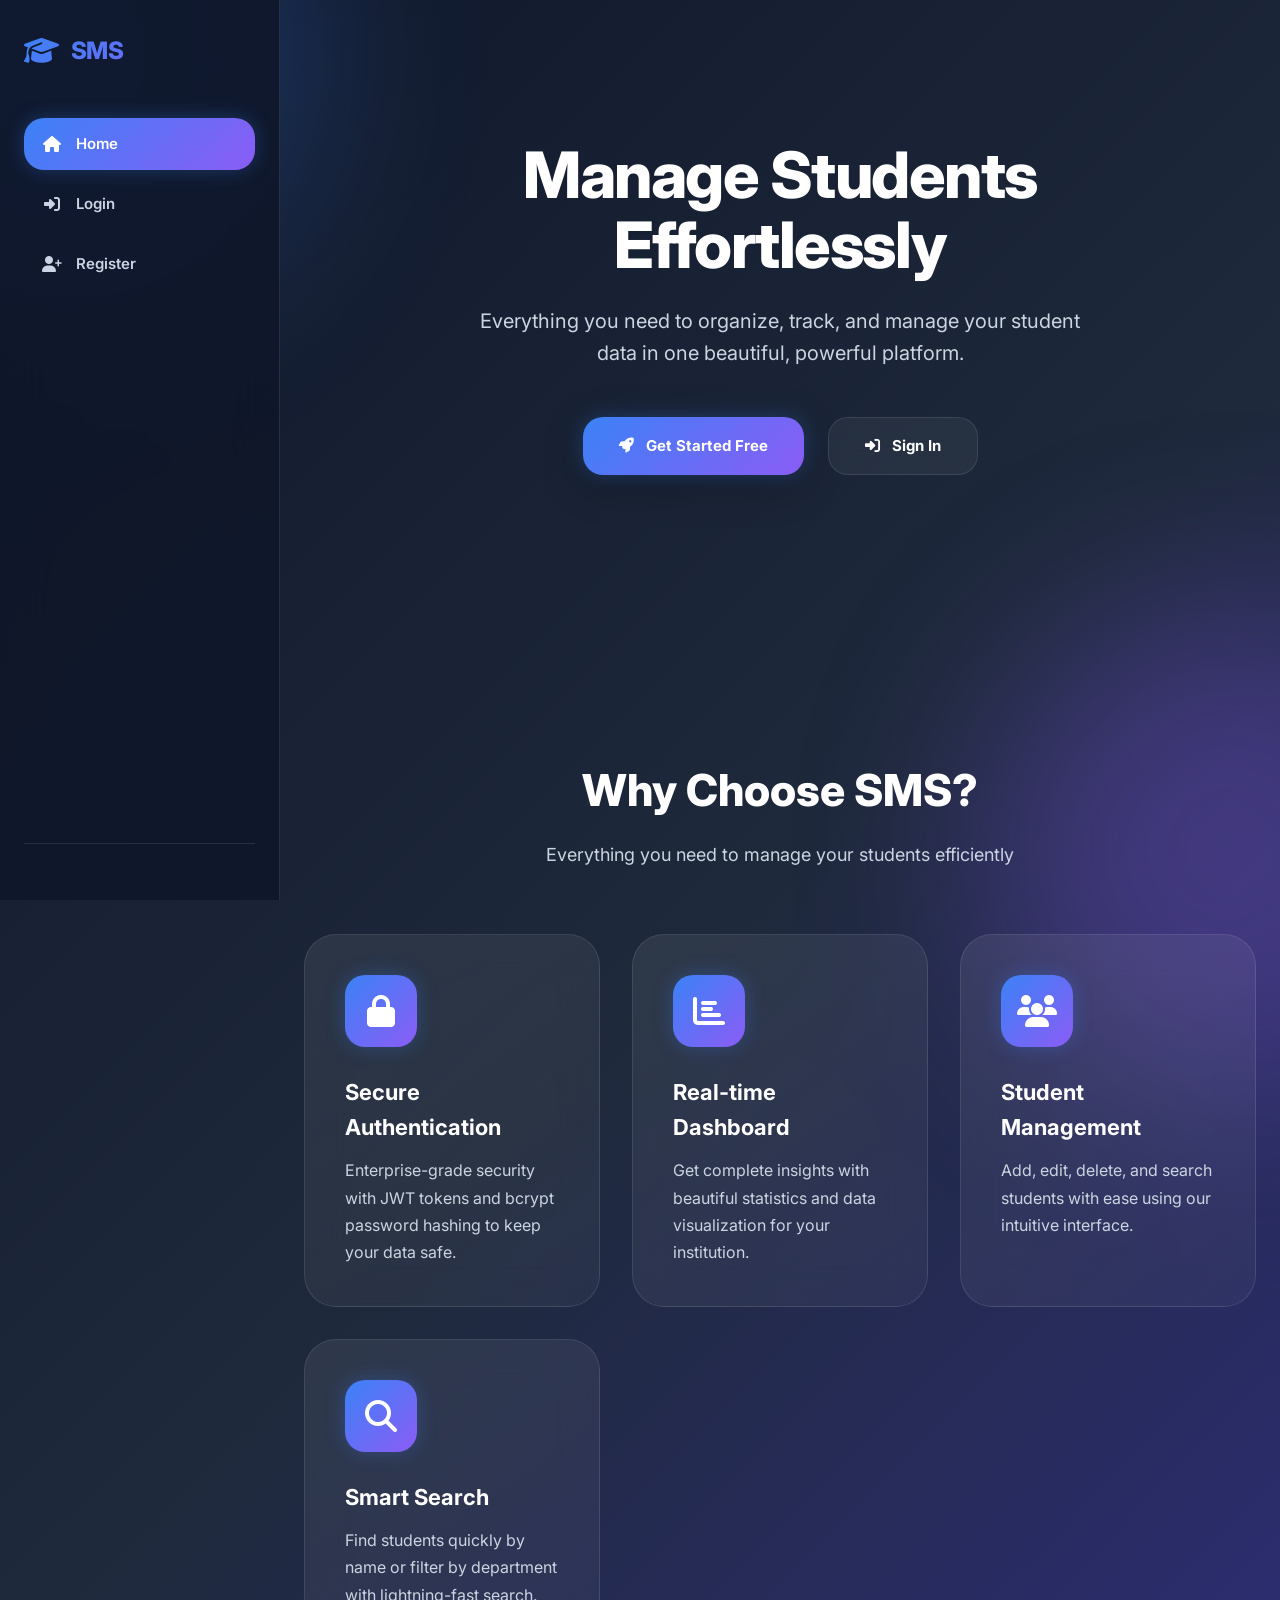
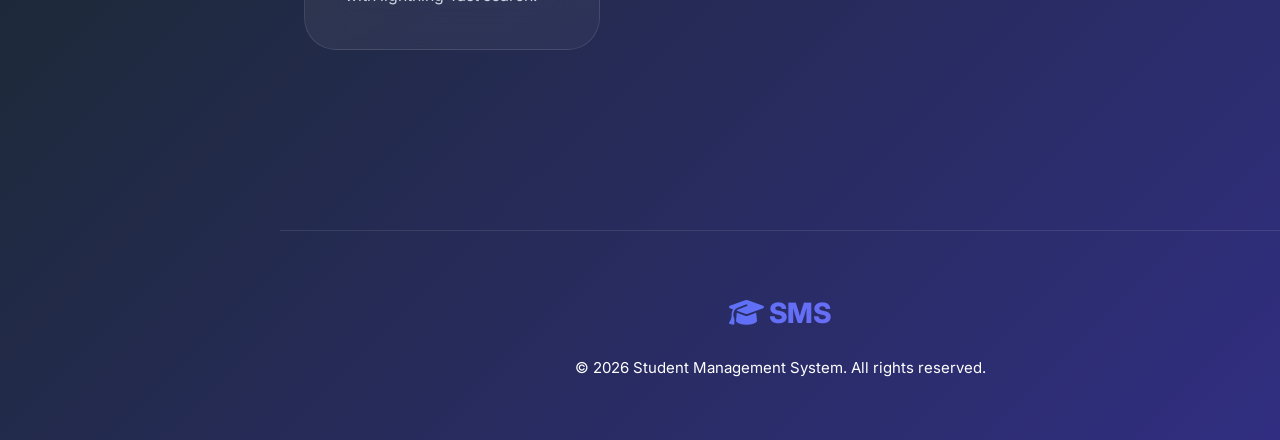
<file: frontend/index.html>
<!DOCTYPE html>
<html lang="en">
<head>
    <meta charset="UTF-8">
    <meta name="viewport" content="width=device-width, initial-scale=1.0">
    <title>SMS | Student Management System</title>
    
    <!-- Google Fonts - Inter -->
    <link rel="preconnect" href="https://fonts.googleapis.com">
    <link rel="preconnect" href="https://fonts.gstatic.com" crossorigin>
    <link href="https://fonts.googleapis.com/css2?family=Inter:wght@300;400;500;600;700;800&display=swap" rel="stylesheet">
    
    <!-- Font Awesome -->
    <link rel="stylesheet" href="https://cdnjs.cloudflare.com/ajax/libs/font-awesome/6.5.1/css/all.min.css" integrity="sha512-DTOQO9RWCH3ppGqcWaEA1BIZOC6xxalwEsw9c2QQeAIftl+Vegovlnee1c9QX4TctnWMn13TZye+giMm8e2LwA==" crossorigin="anonymous" referrerpolicy="no-referrer" />
    
    <!-- Custom Styles -->
    <link rel="stylesheet" href="css/style.css">
</head>
<body>
    <!-- Sidebar -->
    <aside class="sidebar">
        <div class="sidebar-logo">
            <i class="fas fa-graduation-cap"></i> SMS
        </div>
        
        <ul class="sidebar-links">
            <li><a href="index.html" class="active"><i class="fas fa-home"></i> Home</a></li>
            <li><a href="login.html" id="login-link"><i class="fas fa-sign-in-alt"></i> Login</a></li>
            <li><a href="register.html" id="register-link"><i class="fas fa-user-plus"></i> Register</a></li>
            <li><a href="dashboard.html" id="dashboard-link" class="hidden"><i class="fas fa-chart-line"></i> Dashboard</a></li>
            <li><a href="students.html" id="students-link" class="hidden"><i class="fas fa-users"></i> Students</a></li>
            <li><a href="profile.html" id="profile-link" class="hidden"><i class="fas fa-user"></i> Profile</a></li>
        </ul>
        
        <div class="sidebar-footer">
            <a href="#" id="logout-link" class="hidden"><i class="fas fa-sign-out-alt"></i> Logout</a>
        </div>
    </aside>

    <!-- Main Content -->
    <main class="main-content">
        <!-- Hero Section -->
        <section class="hero">
            <div class="container">
                <h1>
                    Manage Students<br>
                    Effortlessly
                </h1>
                <p>
                    Everything you need to organize, track, and manage your student data in one beautiful, powerful platform.
                </p>
                <div class="hero-buttons">
                    <a href="register.html" class="btn btn-primary">
                        <i class="fas fa-rocket"></i> Get Started Free
                    </a>
                    <a href="login.html" class="btn btn-secondary">
                        <i class="fas fa-sign-in-alt"></i> Sign In
                    </a>
                </div>
            </div>
        </section>

    <!-- Features Section -->
    <section class="features">
        <div class="container">
            <h2 class="section-title">Why Choose SMS?</h2>
            <p class="features-subtitle">Everything you need to manage your students efficiently</p>
            
            <div class="feature-grid">
                <div class="feature-card">
                    <div class="feature-icon">
                        <i class="fas fa-lock"></i>
                    </div>
                    <h3>Secure Authentication</h3>
                    <p>Enterprise-grade security with JWT tokens and bcrypt password hashing to keep your data safe.</p>
                </div>
                
                <div class="feature-card">
                    <div class="feature-icon">
                        <i class="fas fa-chart-bar"></i>
                    </div>
                    <h3>Real-time Dashboard</h3>
                    <p>Get complete insights with beautiful statistics and data visualization for your institution.</p>
                </div>
                
                <div class="feature-card">
                    <div class="feature-icon">
                        <i class="fas fa-users"></i>
                    </div>
                    <h3>Student Management</h3>
                    <p>Add, edit, delete, and search students with ease using our intuitive interface.</p>
                </div>
                
                <div class="feature-card">
                    <div class="feature-icon">
                        <i class="fas fa-search"></i>
                    </div>
                    <h3>Smart Search</h3>
                    <p>Find students quickly by name or filter by department with lightning-fast search.</p>
                </div>
            </div>
        </div>
    </section>

    <!-- Footer -->
    <footer style="background: var(--dark); padding: 60px 0; margin-top: 80px;">
        <div class="container" style="text-align: center;">
            <h2 class="logo" style="color: white; margin-bottom: 20px;">
                <i class="fas fa-graduation-cap"></i> SMS
            </h2>
            <p style="color: var(--gray-light); font-size: 15px;">
                &copy; 2026 Student Management System. All rights reserved.
            </p>
        </div>
    </footer>

    <script src="js/app.js"></script>
</body>
</html>
</file>
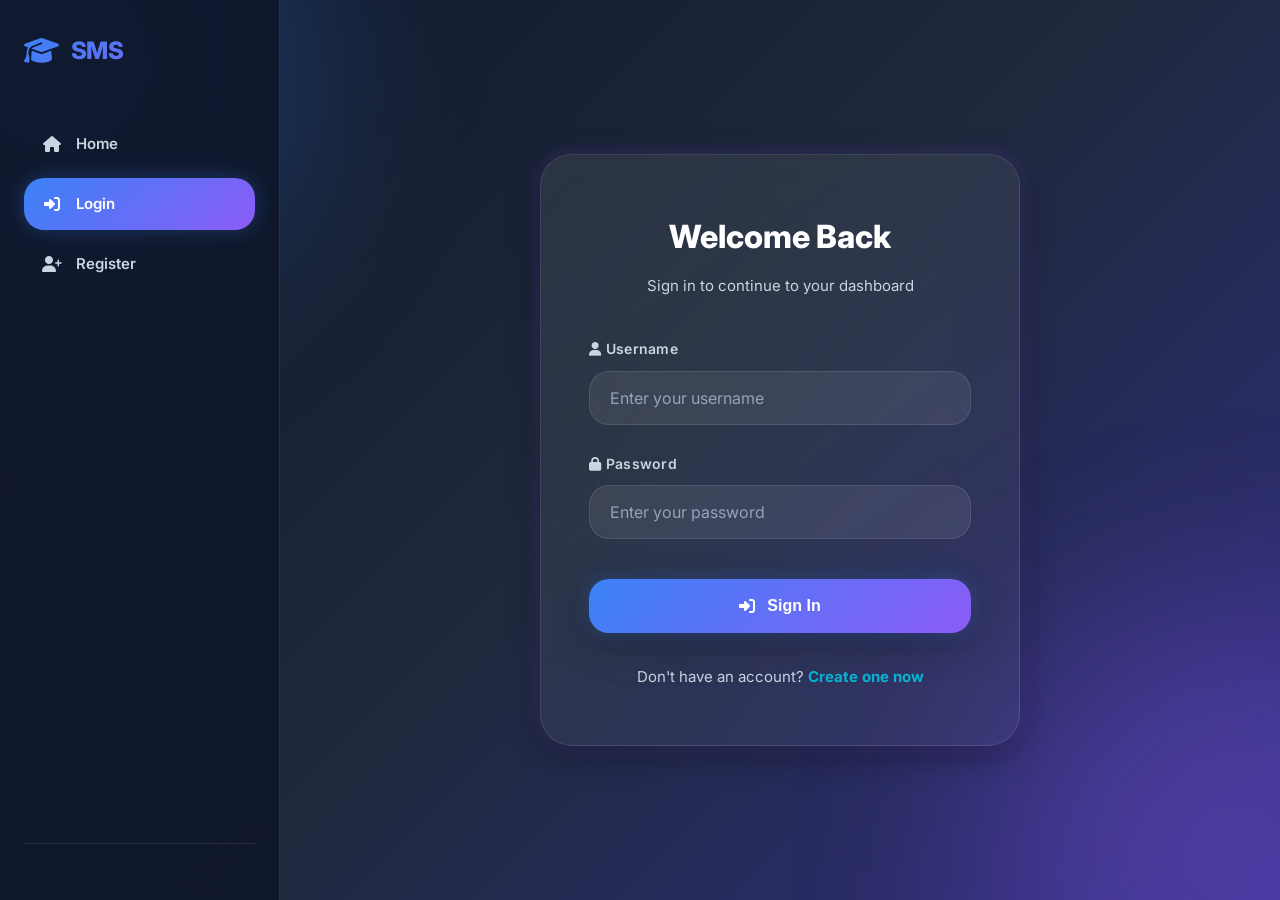
<file: frontend/add_student.html>
<!DOCTYPE html>
<html lang="en">
<head>
    <meta charset="UTF-8">
    <meta name="viewport" content="width=device-width, initial-scale=1.0">
    <title>SMS | Add Student</title>
    
    <!-- Google Fonts - Inter -->
    <link rel="preconnect" href="https://fonts.googleapis.com">
    <link rel="preconnect" href="https://fonts.gstatic.com" crossorigin>
    <link href="https://fonts.googleapis.com/css2?family=Inter:wght@300;400;500;600;700;800&display=swap" rel="stylesheet">
    
    <!-- Font Awesome -->
    <link rel="stylesheet" href="https://cdnjs.cloudflare.com/ajax/libs/font-awesome/6.5.1/css/all.min.css" integrity="sha512-DTOQO9RWCH3ppGqcWaEA1BIZOC6xxalwEsw9c2QQeAIftl+Vegovlnee1c9QX4TctnWMn13TZye+giMm8e2LwA==" crossorigin="anonymous" referrerpolicy="no-referrer" />
    
    <!-- Custom Styles -->
    <link rel="stylesheet" href="css/style.css">
</head>
<body>
    <!-- Sidebar -->
    <aside class="sidebar">
        <div class="sidebar-logo">
            <i class="fas fa-graduation-cap"></i> SMS
        </div>
        
        <ul class="sidebar-links">
            <li><a href="index.html"><i class="fas fa-home"></i> Home</a></li>
            <li><a href="login.html" id="login-link" class="hidden"><i class="fas fa-sign-in-alt"></i> Login</a></li>
            <li><a href="register.html" id="register-link" class="hidden"><i class="fas fa-user-plus"></i> Register</a></li>
            <li><a href="dashboard.html"><i class="fas fa-chart-line"></i> Dashboard</a></li>
            <li><a href="students.html"><i class="fas fa-users"></i> Students</a></li>
            <li><a href="profile.html"><i class="fas fa-user"></i> Profile</a></li>
        </ul>
        
        <div class="sidebar-footer">
            <a href="#" id="logout-link"><i class="fas fa-sign-out-alt"></i> Logout</a>
        </div>
    </aside>

    <!-- Main Content -->
    <main class="main-content">
        <!-- Add Student Section -->
        <section class="student-form-section">
            <div class="container">
                <div class="page-header">
                    <h1>Add New Student</h1>
                    <p>Enter the student's details below</p>
                </div>
                
                <div class="student-form">
                    <form id="add-student-form">
                        <div class="form-group">
                            <label for="name"><i class="fas fa-user"></i> Full Name</label>
                            <input type="text" id="name" name="name" required placeholder="John Doe">
                        </div>
                        
                        <div class="form-group">
                            <label for="age"><i class="fas fa-birthday-cake"></i> Age</label>
                            <input type="number" id="age" name="age" required min="1" max="100" placeholder="20">
                        </div>
                        
                        <div class="form-group">
                            <label for="gender"><i class="fas fa-venus-mars"></i> Gender</label>
                            <select id="gender" name="gender" required>
                                <option value="">Select Gender</option>
                                <option value="Male">Male</option>
                                <option value="Female">Female</option>
                            </select>
                        </div>
                        
                        <div class="form-group">
                            <label for="department"><i class="fas fa-building"></i> Department</label>
                            <select id="department" name="department" required>
                                <option value="">Select Department</option>
                                <option value="Computer Science">Computer Science</option>
                                <option value="Electronics">Electronics</option>
                                <option value="Mechanical">Mechanical</option>
                            </select>
                        </div>
                        
                        <div class="form-group">
                            <label for="semester"><i class="fas fa-book"></i> Semester</label>
                            <input type="number" id="semester" name="semester" required min="1" max="8" placeholder="3">
                        </div>
                        
                        <div class="form-group">
                            <label for="cgpa"><i class="fas fa-star"></i> CGPA</label>
                            <input type="number" id="cgpa" name="cgpa" required min="0" max="10" step="0.01" placeholder="8.5">
                        </div>
                        
                        <div class="form-group">
                            <label for="email"><i class="fas fa-envelope"></i> Email</label>
                            <input type="email" id="email" name="email" required placeholder="student@example.com">
                        </div>
                        
                        <div class="form-group">
                            <label for="phone"><i class="fas fa-phone"></i> Phone</label>
                            <input type="text" id="phone" name="phone" required placeholder="+1234567890">
                        </div>
                        
                        <button type="submit" class="btn btn-primary">
                            <i class="fas fa-user-plus"></i> Add Student
                        </button>
                    </form>
                </div>
            </div>
        </section>
    </main>

    <script src="js/app.js"></script>
</body>
</html>
</file>
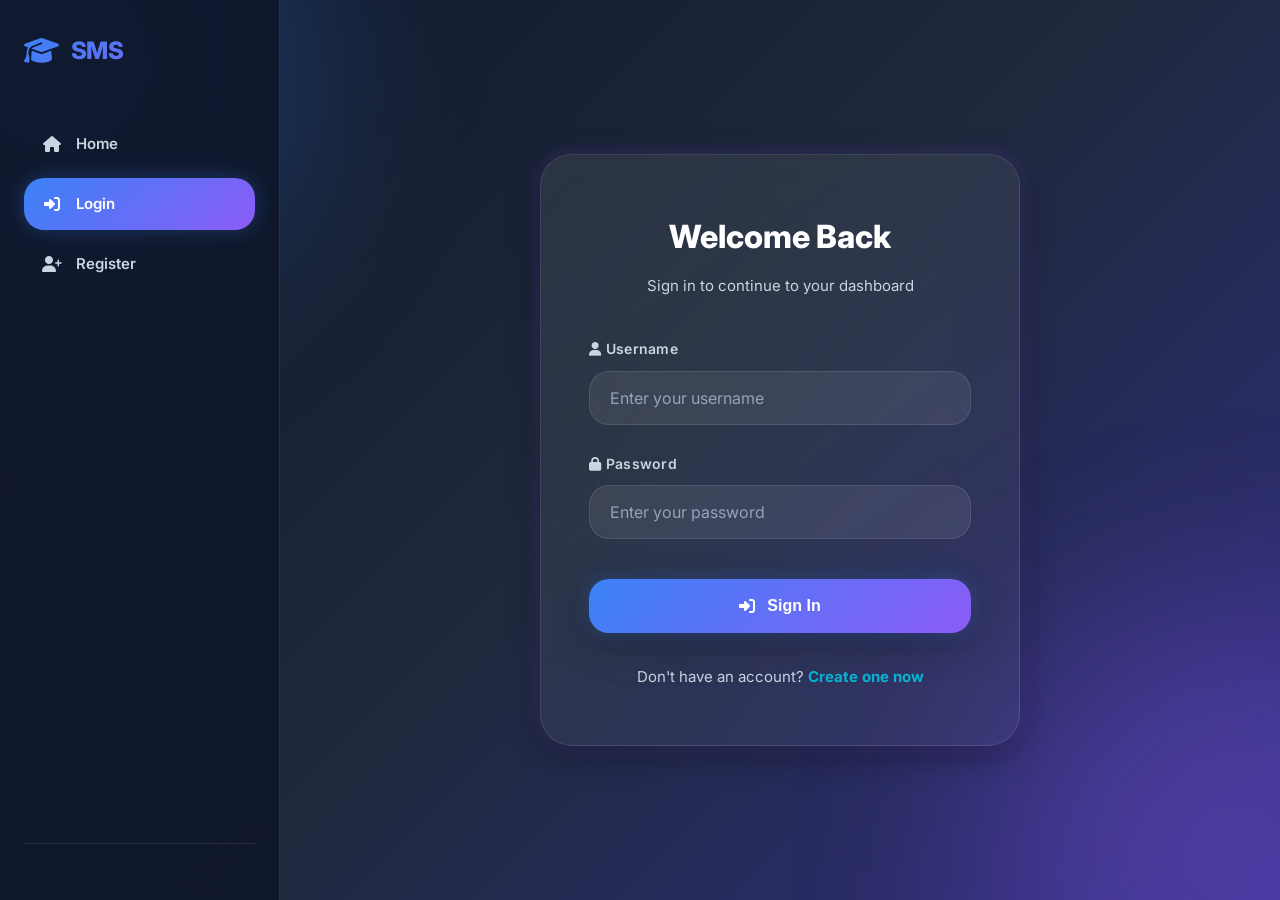
<file: frontend/dashboard.html>
<!DOCTYPE html>
<html lang="en">
<head>
    <meta charset="UTF-8">
    <meta name="viewport" content="width=device-width, initial-scale=1.0">
    <title>SMS | Dashboard</title>
    
    <!-- Google Fonts - Inter -->
    <link rel="preconnect" href="https://fonts.googleapis.com">
    <link rel="preconnect" href="https://fonts.gstatic.com" crossorigin>
    <link href="https://fonts.googleapis.com/css2?family=Inter:wght@300;400;500;600;700;800&display=swap" rel="stylesheet">
    
    <!-- Font Awesome -->
    <link rel="stylesheet" href="https://cdnjs.cloudflare.com/ajax/libs/font-awesome/6.5.1/css/all.min.css" integrity="sha512-DTOQO9RWCH3ppGqcWaEA1BIZOC6xxalwEsw9c2QQeAIftl+Vegovlnee1c9QX4TctnWMn13TZye+giMm8e2LwA==" crossorigin="anonymous" referrerpolicy="no-referrer" />
    
    <!-- Custom Styles -->
    <link rel="stylesheet" href="css/style.css">
</head>
<body>
    <!-- Sidebar -->
    <aside class="sidebar">
        <div class="sidebar-logo">
            <i class="fas fa-graduation-cap"></i> SMS
        </div>
        
        <ul class="sidebar-links">
            <li><a href="index.html"><i class="fas fa-home"></i> Home</a></li>
            <li><a href="login.html" id="login-link" class="hidden"><i class="fas fa-sign-in-alt"></i> Login</a></li>
            <li><a href="register.html" id="register-link" class="hidden"><i class="fas fa-user-plus"></i> Register</a></li>
            <li><a href="dashboard.html" class="active"><i class="fas fa-chart-line"></i> Dashboard</a></li>
            <li><a href="students.html"><i class="fas fa-users"></i> Students</a></li>
            <li><a href="profile.html"><i class="fas fa-user"></i> Profile</a></li>
        </ul>
        
        <div class="sidebar-footer">
            <a href="#" id="logout-link"><i class="fas fa-sign-out-alt"></i> Logout</a>
        </div>
    </aside>

    <!-- Main Content -->
    <main class="main-content">
        <!-- Dashboard -->
        <section class="dashboard-section">
            <div class="container">
                <div class="page-header">
                    <h1>Dashboard Overview</h1>
                    <p>Welcome back! Here's what's happening with your students today.</p>
                </div>
                
                <!-- Stats Cards -->
                <div class="stats-grid">
                    <div class="stat-card">
                        <h3><i class="fas fa-users"></i> Total Students</h3>
                        <p class="stat-value" id="total-students">0</p>
                    </div>
                    
                    <div class="stat-card">
                        <h3><i class="fas fa-male"></i> Male Students</h3>
                        <p class="stat-value" id="male-students">0</p>
                    </div>
                    
                    <div class="stat-card">
                        <h3><i class="fas fa-female"></i> Female Students</h3>
                        <p class="stat-value" id="female-students">0</p>
                    </div>
                    
                    <div class="stat-card">
                        <h3><i class="fas fa-star"></i> Average CGPA</h3>
                        <p class="stat-value" id="average-cgpa">0.0</p>
                    </div>
                </div>
                
                <!-- Department Stats -->
                <div class="dept-section">
                    <h2><i class="fas fa-building"></i> Students by Department</h2>
                    <div id="dept-stats" class="dept-grid"></div>
                </div>
            </div>
        </section>
    </main>

    <script src="js/app.js"></script>
</body>
</html>
</file>
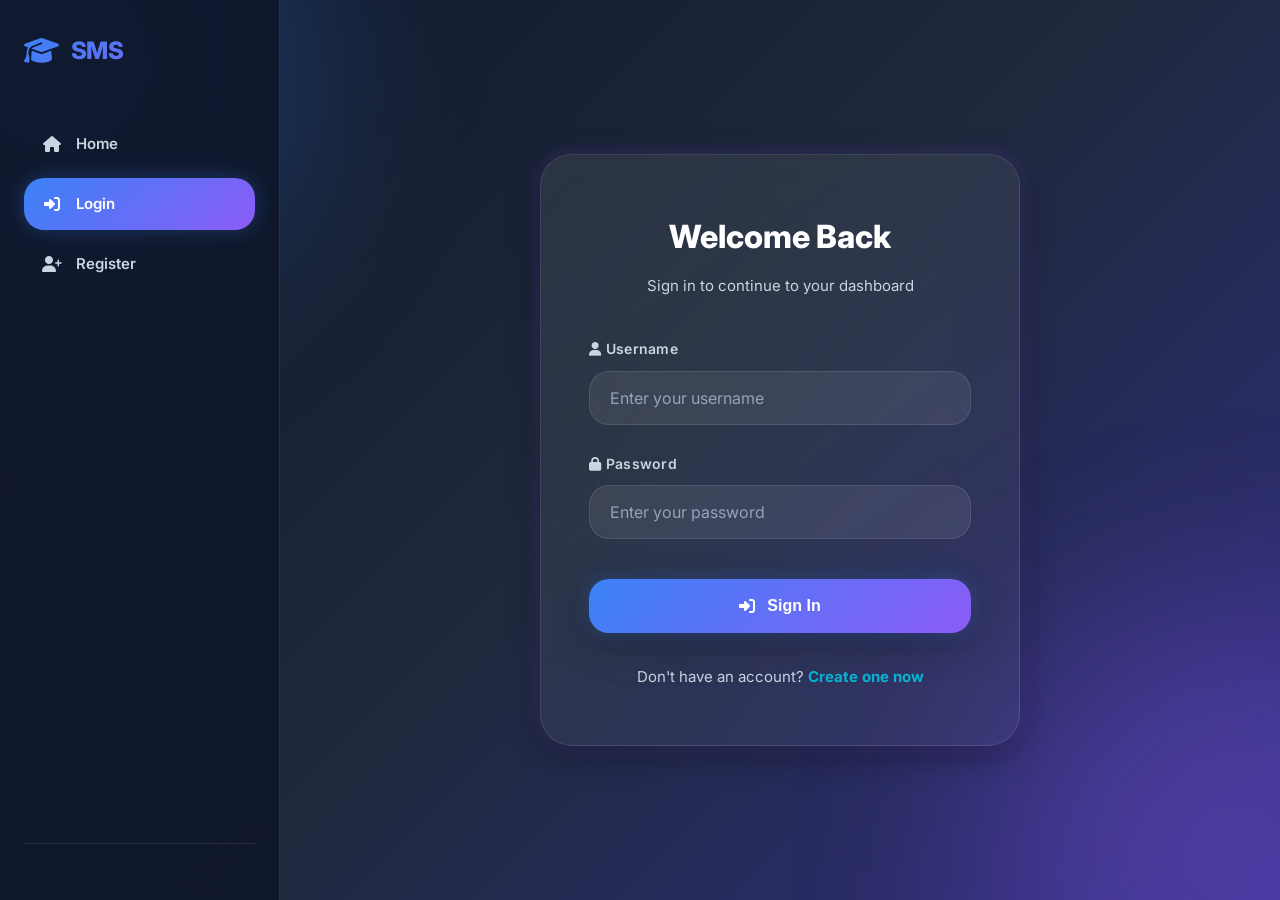
<file: frontend/edit_student.html>
<!DOCTYPE html>
<html lang="en">
<head>
    <meta charset="UTF-8">
    <meta name="viewport" content="width=device-width, initial-scale=1.0">
    <title>SMS | Edit Student</title>
    
    <!-- Google Fonts - Inter -->
    <link rel="preconnect" href="https://fonts.googleapis.com">
    <link rel="preconnect" href="https://fonts.gstatic.com" crossorigin>
    <link href="https://fonts.googleapis.com/css2?family=Inter:wght@300;400;500;600;700;800&display=swap" rel="stylesheet">
    
    <!-- Font Awesome -->
    <link rel="stylesheet" href="https://cdnjs.cloudflare.com/ajax/libs/font-awesome/6.5.1/css/all.min.css" integrity="sha512-DTOQO9RWCH3ppGqcWaEA1BIZOC6xxalwEsw9c2QQeAIftl+Vegovlnee1c9QX4TctnWMn13TZye+giMm8e2LwA==" crossorigin="anonymous" referrerpolicy="no-referrer" />
    
    <!-- Custom Styles -->
    <link rel="stylesheet" href="css/style.css">
</head>
<body>
    <!-- Sidebar -->
    <aside class="sidebar">
        <div class="sidebar-logo">
            <i class="fas fa-graduation-cap"></i> SMS
        </div>
        
        <ul class="sidebar-links">
            <li><a href="index.html"><i class="fas fa-home"></i> Home</a></li>
            <li><a href="login.html" id="login-link" class="hidden"><i class="fas fa-sign-in-alt"></i> Login</a></li>
            <li><a href="register.html" id="register-link" class="hidden"><i class="fas fa-user-plus"></i> Register</a></li>
            <li><a href="dashboard.html"><i class="fas fa-chart-line"></i> Dashboard</a></li>
            <li><a href="students.html"><i class="fas fa-users"></i> Students</a></li>
            <li><a href="profile.html"><i class="fas fa-user"></i> Profile</a></li>
        </ul>
        
        <div class="sidebar-footer">
            <a href="#" id="logout-link"><i class="fas fa-sign-out-alt"></i> Logout</a>
        </div>
    </aside>

    <!-- Main Content -->
    <main class="main-content">
        <!-- Edit Student Section -->
        <section class="student-form-section">
            <div class="container">
                <div class="page-header">
                    <h1>Edit Student</h1>
                    <p>Update the student's details</p>
                </div>
                
                <div class="student-form">
                    <form id="edit-student-form">
                        <div class="form-group">
                            <label for="name"><i class="fas fa-user"></i> Full Name</label>
                            <input type="text" id="name" name="name" required placeholder="John Doe">
                        </div>
                        
                        <div class="form-group">
                            <label for="age"><i class="fas fa-birthday-cake"></i> Age</label>
                            <input type="number" id="age" name="age" required min="1" max="100" placeholder="20">
                        </div>
                        
                        <div class="form-group">
                            <label for="gender"><i class="fas fa-venus-mars"></i> Gender</label>
                            <select id="gender" name="gender" required>
                                <option value="">Select Gender</option>
                                <option value="Male">Male</option>
                                <option value="Female">Female</option>
                            </select>
                        </div>
                        
                        <div class="form-group">
                            <label for="department"><i class="fas fa-building"></i> Department</label>
                            <select id="department" name="department" required>
                                <option value="">Select Department</option>
                                <option value="Computer Science">Computer Science</option>
                                <option value="Electronics">Electronics</option>
                                <option value="Mechanical">Mechanical</option>
                            </select>
                        </div>
                        
                        <div class="form-group">
                            <label for="semester"><i class="fas fa-book"></i> Semester</label>
                            <input type="number" id="semester" name="semester" required min="1" max="8" placeholder="3">
                        </div>
                        
                        <div class="form-group">
                            <label for="cgpa"><i class="fas fa-star"></i> CGPA</label>
                            <input type="number" id="cgpa" name="cgpa" required min="0" max="10" step="0.01" placeholder="8.5">
                        </div>
                        
                        <div class="form-group">
                            <label for="email"><i class="fas fa-envelope"></i> Email</label>
                            <input type="email" id="email" name="email" required placeholder="student@example.com">
                        </div>
                        
                        <div class="form-group">
                            <label for="phone"><i class="fas fa-phone"></i> Phone</label>
                            <input type="text" id="phone" name="phone" required placeholder="+1234567890">
                        </div>
                        
                        <button type="submit" class="btn btn-primary">
                            <i class="fas fa-save"></i> Update Student
                        </button>
                    </form>
                </div>
            </div>
        </section>
    </main>

    <script src="js/app.js"></script>
</body>
</html>
</file>
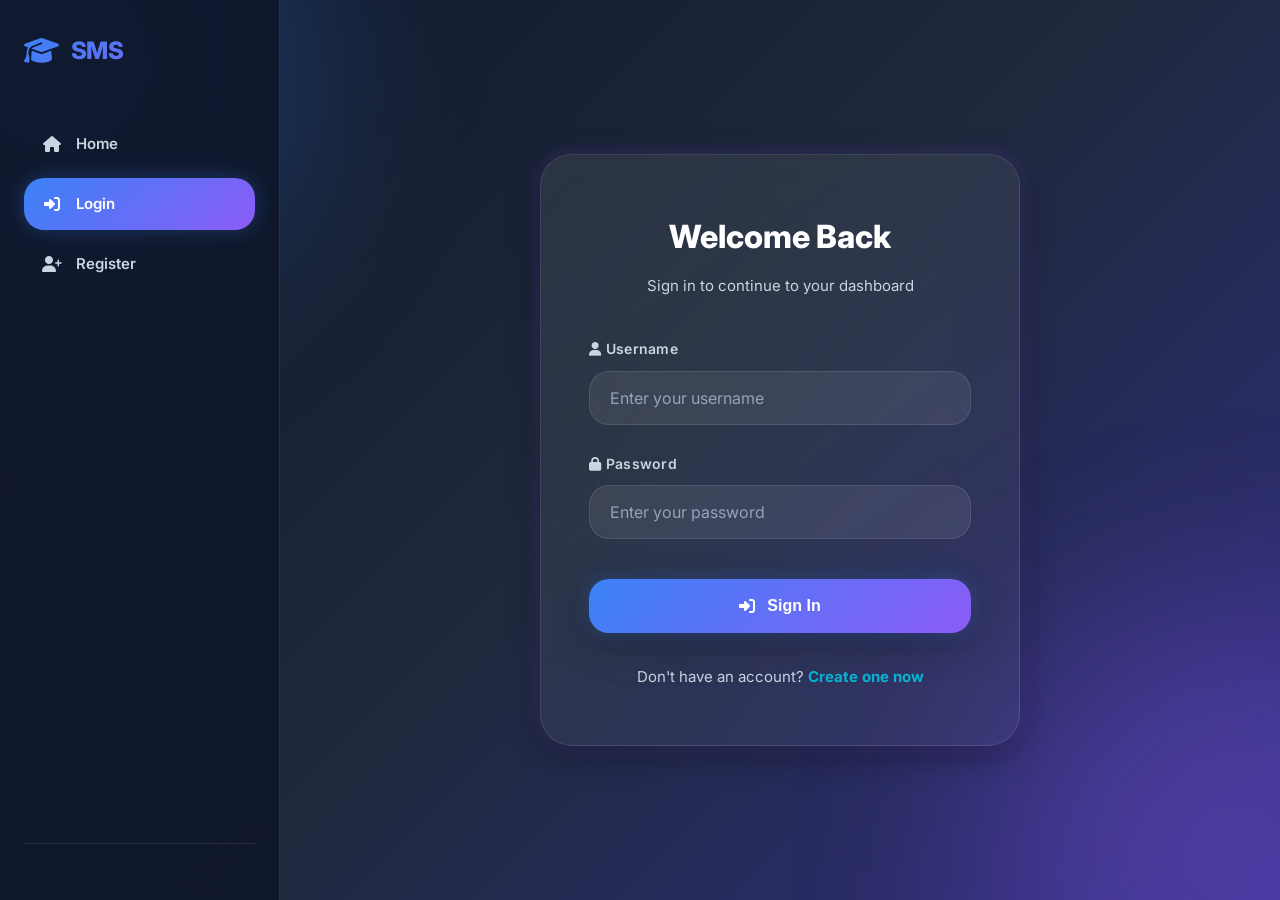
<file: frontend/login.html>
<!DOCTYPE html>
<html lang="en">
<head>
    <meta charset="UTF-8">
    <meta name="viewport" content="width=device-width, initial-scale=1.0">
    <title>SMS | Login</title>
    
    <!-- Google Fonts - Inter -->
    <link rel="preconnect" href="https://fonts.googleapis.com">
    <link rel="preconnect" href="https://fonts.gstatic.com" crossorigin>
    <link href="https://fonts.googleapis.com/css2?family=Inter:wght@300;400;500;600;700;800&display=swap" rel="stylesheet">
    
    <!-- Font Awesome -->
    <link rel="stylesheet" href="https://cdnjs.cloudflare.com/ajax/libs/font-awesome/6.5.1/css/all.min.css" integrity="sha512-DTOQO9RWCH3ppGqcWaEA1BIZOC6xxalwEsw9c2QQeAIftl+Vegovlnee1c9QX4TctnWMn13TZye+giMm8e2LwA==" crossorigin="anonymous" referrerpolicy="no-referrer" />
    
    <!-- Custom Styles -->
    <link rel="stylesheet" href="css/style.css">
</head>
<body>
    <!-- Sidebar -->
    <aside class="sidebar">
        <div class="sidebar-logo">
            <i class="fas fa-graduation-cap"></i> SMS
        </div>
        
        <ul class="sidebar-links">
            <li><a href="index.html"><i class="fas fa-home"></i> Home</a></li>
            <li><a href="login.html" class="active"><i class="fas fa-sign-in-alt"></i> Login</a></li>
            <li><a href="register.html"><i class="fas fa-user-plus"></i> Register</a></li>
            <li><a href="dashboard.html" id="dashboard-link" class="hidden"><i class="fas fa-chart-line"></i> Dashboard</a></li>
            <li><a href="students.html" id="students-link" class="hidden"><i class="fas fa-users"></i> Students</a></li>
            <li><a href="profile.html" id="profile-link" class="hidden"><i class="fas fa-user"></i> Profile</a></li>
        </ul>
        
        <div class="sidebar-footer">
            <a href="#" id="logout-link" class="hidden"><i class="fas fa-sign-out-alt"></i> Logout</a>
        </div>
    </aside>

    <!-- Main Content -->
    <main class="main-content">
        <!-- Login Section -->
        <section class="auth-section">
            <div class="auth-card">
                <h2>Welcome Back</h2>
                <p class="auth-card-subtitle" style="margin-bottom: 40px;">Sign in to continue to your dashboard</p>
                
                <form id="login-form">
                    <div class="form-group">
                        <label for="username"><i class="fas fa-user"></i> Username</label>
                        <input type="text" id="username" name="username" required placeholder="Enter your username">
                    </div>
                    
                    <div class="form-group">
                        <label for="password"><i class="fas fa-lock"></i> Password</label>
                        <input type="password" id="password" name="password" required placeholder="Enter your password">
                    </div>
                    
                    <button type="submit" class="btn btn-primary">
                        <i class="fas fa-sign-in-alt"></i> Sign In
                    </button>
                </form>
                
                <p class="auth-redirect">
                    Don't have an account? <a href="register.html">Create one now</a>
                </p>
            </div>
        </section>
    </main>

    <script src="js/app.js"></script>
</body>
</html>
</file>
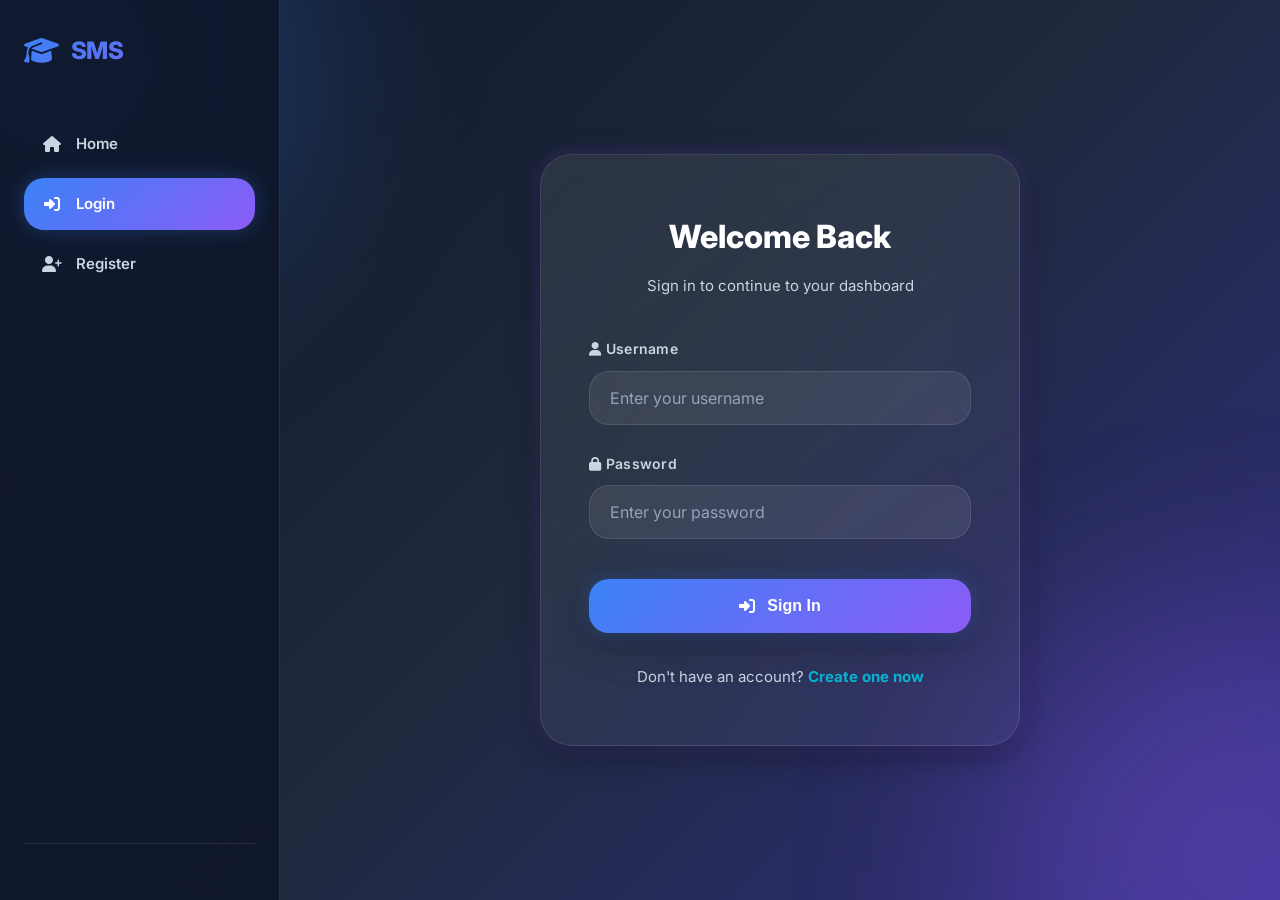
<file: frontend/profile.html>
<!DOCTYPE html>
<html lang="en">
<head>
    <meta charset="UTF-8">
    <meta name="viewport" content="width=device-width, initial-scale=1.0">
    <title>SMS | Profile</title>
    
    <!-- Google Fonts - Inter -->
    <link rel="preconnect" href="https://fonts.googleapis.com">
    <link rel="preconnect" href="https://fonts.gstatic.com" crossorigin>
    <link href="https://fonts.googleapis.com/css2?family=Inter:wght@300;400;500;600;700;800&display=swap" rel="stylesheet">
    
    <!-- Font Awesome -->
    <link rel="stylesheet" href="https://cdnjs.cloudflare.com/ajax/libs/font-awesome/6.5.1/css/all.min.css" integrity="sha512-DTOQO9RWCH3ppGqcWaEA1BIZOC6xxalwEsw9c2QQeAIftl+Vegovlnee1c9QX4TctnWMn13TZye+giMm8e2LwA==" crossorigin="anonymous" referrerpolicy="no-referrer" />
    
    <!-- Custom Styles -->
    <link rel="stylesheet" href="css/style.css">
</head>
<body>
    <!-- Sidebar -->
    <aside class="sidebar">
        <div class="sidebar-logo">
            <i class="fas fa-graduation-cap"></i> SMS
        </div>
        
        <ul class="sidebar-links">
            <li><a href="index.html"><i class="fas fa-home"></i> Home</a></li>
            <li><a href="login.html" id="login-link" class="hidden"><i class="fas fa-sign-in-alt"></i> Login</a></li>
            <li><a href="register.html" id="register-link" class="hidden"><i class="fas fa-user-plus"></i> Register</a></li>
            <li><a href="dashboard.html"><i class="fas fa-chart-line"></i> Dashboard</a></li>
            <li><a href="students.html"><i class="fas fa-users"></i> Students</a></li>
            <li><a href="profile.html" class="active"><i class="fas fa-user"></i> Profile</a></li>
        </ul>
        
        <div class="sidebar-footer">
            <a href="#" id="logout-link"><i class="fas fa-sign-out-alt"></i> Logout</a>
        </div>
    </aside>

    <!-- Main Content -->
    <main class="main-content">
        <!-- Profile Section -->
        <section class="profile-section">
            <div class="container">
                <div class="page-header">
                    <h1>Your Profile</h1>
                    <p>Manage your account details</p>
                </div>
                
                <div class="profile-card">
                    <div class="profile-avatar">
                        <i class="fas fa-user"></i>
                    </div>
                    <div class="profile-info">
                        <div class="profile-info-item">
                            <strong><i class="fas fa-user"></i> Username</strong>
                            <span id="profile-username">-</span>
                        </div>
                        <div class="profile-info-item">
                            <strong><i class="fas fa-envelope"></i> Email</strong>
                            <span id="profile-email">-</span>
                        </div>
                        <div class="profile-info-item">
                            <strong><i class="fas fa-calendar"></i> Member Since</strong>
                            <span id="profile-created">-</span>
                        </div>
                    </div>
                </div>
            </div>
        </section>
    </main>

    <script src="js/app.js"></script>
</body>
</html>
</file>
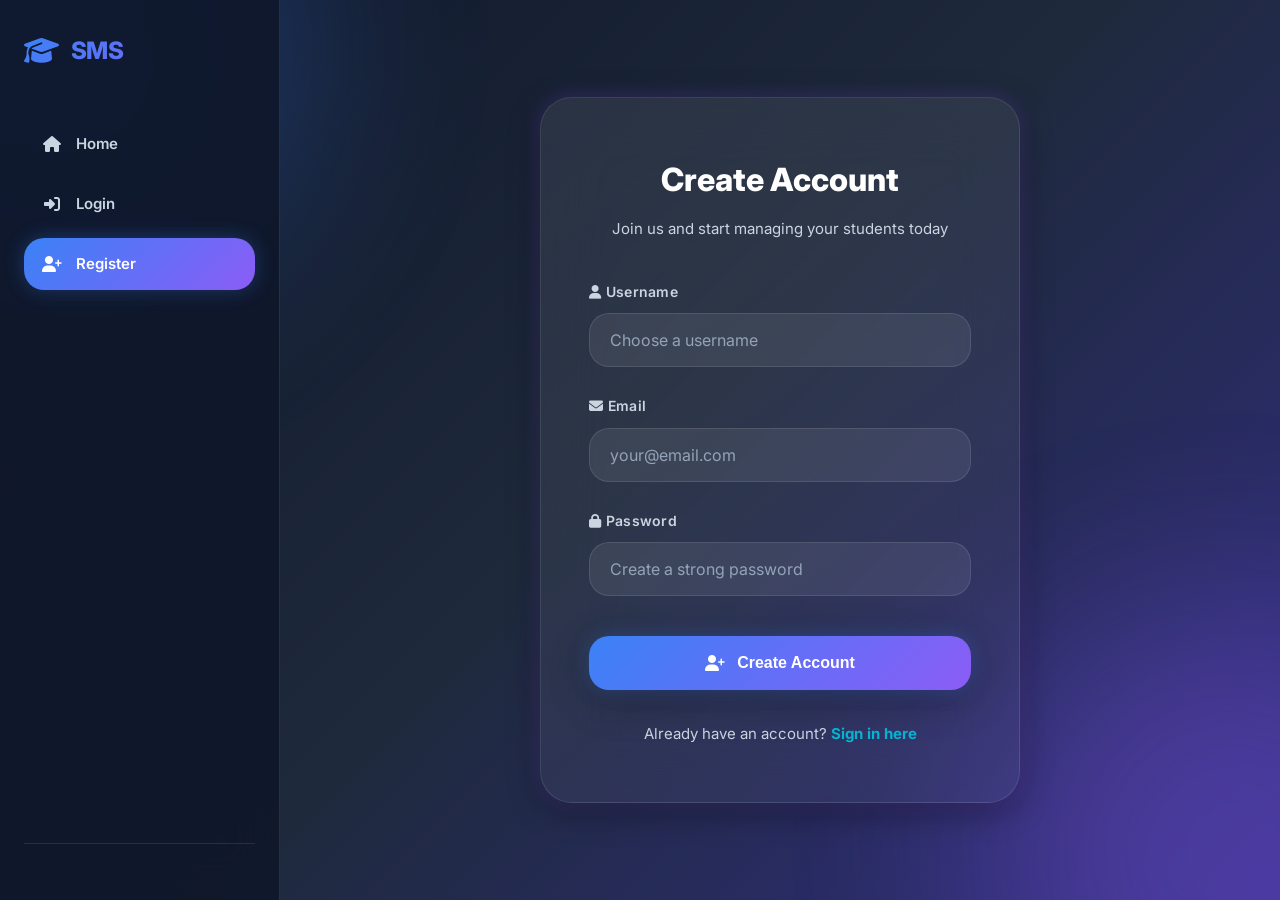
<file: frontend/register.html>
<!DOCTYPE html>
<html lang="en">
<head>
    <meta charset="UTF-8">
    <meta name="viewport" content="width=device-width, initial-scale=1.0">
    <title>SMS | Register</title>
    
    <!-- Google Fonts - Inter -->
    <link rel="preconnect" href="https://fonts.googleapis.com">
    <link rel="preconnect" href="https://fonts.gstatic.com" crossorigin>
    <link href="https://fonts.googleapis.com/css2?family=Inter:wght@300;400;500;600;700;800&display=swap" rel="stylesheet">
    
    <!-- Font Awesome -->
    <link rel="stylesheet" href="https://cdnjs.cloudflare.com/ajax/libs/font-awesome/6.5.1/css/all.min.css" integrity="sha512-DTOQO9RWCH3ppGqcWaEA1BIZOC6xxalwEsw9c2QQeAIftl+Vegovlnee1c9QX4TctnWMn13TZye+giMm8e2LwA==" crossorigin="anonymous" referrerpolicy="no-referrer" />
    
    <!-- Custom Styles -->
    <link rel="stylesheet" href="css/style.css">
</head>
<body>
    <!-- Sidebar -->
    <aside class="sidebar">
        <div class="sidebar-logo">
            <i class="fas fa-graduation-cap"></i> SMS
        </div>
        
        <ul class="sidebar-links">
            <li><a href="index.html"><i class="fas fa-home"></i> Home</a></li>
            <li><a href="login.html"><i class="fas fa-sign-in-alt"></i> Login</a></li>
            <li><a href="register.html" class="active"><i class="fas fa-user-plus"></i> Register</a></li>
            <li><a href="dashboard.html" id="dashboard-link" class="hidden"><i class="fas fa-chart-line"></i> Dashboard</a></li>
            <li><a href="students.html" id="students-link" class="hidden"><i class="fas fa-users"></i> Students</a></li>
            <li><a href="profile.html" id="profile-link" class="hidden"><i class="fas fa-user"></i> Profile</a></li>
        </ul>
        
        <div class="sidebar-footer">
            <a href="#" id="logout-link" class="hidden"><i class="fas fa-sign-out-alt"></i> Logout</a>
        </div>
    </aside>

    <!-- Main Content -->
    <main class="main-content">
        <!-- Register Section -->
        <section class="auth-section">
            <div class="auth-card">
                <h2>Create Account</h2>
                <p class="auth-card-subtitle" style="margin-bottom: 40px;">Join us and start managing your students today</p>
                
                <form id="register-form">
                    <div class="form-group">
                        <label for="username"><i class="fas fa-user"></i> Username</label>
                        <input type="text" id="username" name="username" required placeholder="Choose a username">
                    </div>
                    
                    <div class="form-group">
                        <label for="email"><i class="fas fa-envelope"></i> Email</label>
                        <input type="email" id="email" name="email" required placeholder="your@email.com">
                    </div>
                    
                    <div class="form-group">
                        <label for="password"><i class="fas fa-lock"></i> Password</label>
                        <input type="password" id="password" name="password" required placeholder="Create a strong password">
                    </div>
                    
                    <button type="submit" class="btn btn-primary">
                        <i class="fas fa-user-plus"></i> Create Account
                    </button>
                </form>
                
                <p class="auth-redirect">
                    Already have an account? <a href="login.html">Sign in here</a>
                </p>
            </div>
        </section>
    </main>

    <script src="js/app.js"></script>
</body>
</html>
</file>
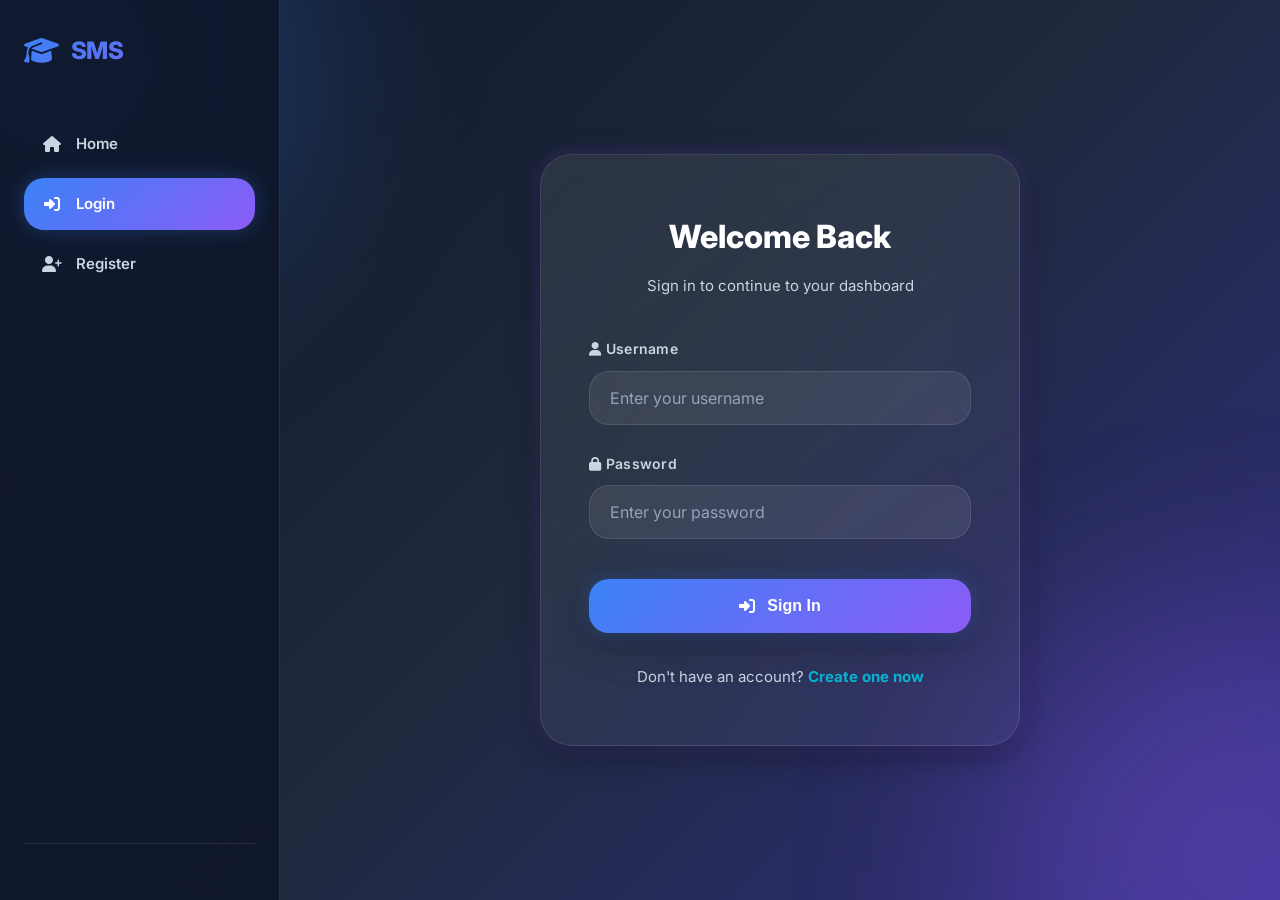
<file: frontend/students.html>
<!DOCTYPE html>
<html lang="en">
<head>
    <meta charset="UTF-8">
    <meta name="viewport" content="width=device-width, initial-scale=1.0">
    <title>SMS | Students</title>
    
    <!-- Google Fonts - Inter -->
    <link rel="preconnect" href="https://fonts.googleapis.com">
    <link rel="preconnect" href="https://fonts.gstatic.com" crossorigin>
    <link href="https://fonts.googleapis.com/css2?family=Inter:wght@300;400;500;600;700;800&display=swap" rel="stylesheet">
    
    <!-- Font Awesome -->
    <link rel="stylesheet" href="https://cdnjs.cloudflare.com/ajax/libs/font-awesome/6.5.1/css/all.min.css" integrity="sha512-DTOQO9RWCH3ppGqcWaEA1BIZOC6xxalwEsw9c2QQeAIftl+Vegovlnee1c9QX4TctnWMn13TZye+giMm8e2LwA==" crossorigin="anonymous" referrerpolicy="no-referrer" />
    
    <!-- Custom Styles -->
    <link rel="stylesheet" href="css/style.css">
</head>
<body>
    <!-- Sidebar -->
    <aside class="sidebar">
        <div class="sidebar-logo">
            <i class="fas fa-graduation-cap"></i> SMS
        </div>
        
        <ul class="sidebar-links">
            <li><a href="index.html"><i class="fas fa-home"></i> Home</a></li>
            <li><a href="login.html" id="login-link" class="hidden"><i class="fas fa-sign-in-alt"></i> Login</a></li>
            <li><a href="register.html" id="register-link" class="hidden"><i class="fas fa-user-plus"></i> Register</a></li>
            <li><a href="dashboard.html"><i class="fas fa-chart-line"></i> Dashboard</a></li>
            <li><a href="students.html" class="active"><i class="fas fa-users"></i> Students</a></li>
            <li><a href="profile.html"><i class="fas fa-user"></i> Profile</a></li>
        </ul>
        
        <div class="sidebar-footer">
            <a href="#" id="logout-link"><i class="fas fa-sign-out-alt"></i> Logout</a>
        </div>
    </aside>

    <!-- Main Content -->
    <main class="main-content">
        <!-- Students Section -->
        <section class="students-section">
            <div class="container">
                <div class="students-header">
                    <div class="page-header">
                        <h1>Students List</h1>
                        <p>Manage all your students in one place</p>
                    </div>
                    <a href="add_student.html" class="btn btn-primary">
                        <i class="fas fa-user-plus"></i> Add Student
                    </a>
                </div>
                
                <!-- Filter & Search -->
                <div class="filter-section">
                    <input type="text" id="search-input" placeholder="Search by name...">
                    <select id="dept-filter">
                        <option value="">All Departments</option>
                        <option value="Computer Science">Computer Science</option>
                        <option value="Electronics">Electronics</option>
                        <option value="Mechanical">Mechanical</option>
                    </select>
                    <button id="search-btn" class="btn btn-primary">
                        <i class="fas fa-search"></i> Search
                    </button>
                </div>
                
                <!-- Table -->
                <div class="table-container">
                    <table class="students-table">
                        <thead>
                            <tr>
                                <th>ID</th>
                                <th>Name</th>
                                <th>Age</th>
                                <th>Gender</th>
                                <th>Department</th>
                                <th>Semester</th>
                                <th>CGPA</th>
                                <th>Email</th>
                                <th>Phone</th>
                                <th>Actions</th>
                            </tr>
                        </thead>
                        <tbody id="students-body"></tbody>
                    </table>
                </div>
                
                <!-- Pagination -->
                <div class="pagination" id="pagination"></div>
            </div>
        </section>
    </main>

    <script src="js/app.js"></script>
</body>
</html>
</file>
<file: frontend/css/style.css>
/* ============================================
   STUDENT MANAGEMENT SYSTEM - PREMIUM FUTURISTIC DESIGN
   Inspired by Framer, Linear, Vercel, Apple
   ============================================ */

/* ===== CSS RESET & BASE ===== */
*, *::before, *::after {
    margin: 0;
    padding: 0;
    box-sizing: border-box;
}

:root {
    /* Background Gradient Colors */
    --bg-dark-navy: #0F172A;
    --bg-slate-blue: #1E293B;
    --bg-deep-indigo: #312E81;
    
    /* Accent Colors */
    --accent-royal-blue: #3B82F6;
    --accent-premium-purple: #8B5CF6;
    --accent-cyan-glow: #06B6D4;
    
    /* Text Colors */
    --text-primary: #FFFFFF;
    --text-secondary: #CBD5E1;
    --text-muted: #94A3B8;
    
    /* Glassmorphism Colors */
    --glass-bg: rgba(255, 255, 255, 0.05);
    --glass-border: rgba(255, 255, 255, 0.1);
    --glass-highlight: rgba(255, 255, 255, 0.15);
    
    /* Shadows & Glows */
    --glow-royal: 0 0 20px rgba(59, 130, 246, 0.3);
    --glow-purple: 0 0 20px rgba(139, 92, 246, 0.3);
    --glow-cyan: 0 0 20px rgba(6, 182, 212, 0.3);
    --shadow-soft: 0 10px 40px rgba(0, 0, 0, 0.3);
    --shadow-card: 0 8px 32px rgba(0, 0, 0, 0.4);
    
    /* Gradients */
    --gradient-bg: linear-gradient(135deg, #0F172A 0%, #1E293B 50%, #312E81 100%);
    --gradient-accent: linear-gradient(135deg, #3B82F6 0%, #8B5CF6 100%);
    --gradient-glass: linear-gradient(145deg, rgba(255,255,255,0.08) 0%, rgba(255,255,255,0.04) 100%);
    
    /* Spacing & Sizing */
    --section-padding: 100px 0;
    --card-padding: 40px;
    --radius-sm: 12px;
    --radius-md: 20px;
    --radius-lg: 32px;
    
    /* Typography */
    --font-primary: 'Inter', -apple-system, BlinkMacSystemFont, 'Segoe UI', Roboto, sans-serif;
}

/* ===== GLOBAL STYLES ===== */
html {
    scroll-behavior: smooth;
}

body {
    font-family: var(--font-primary);
    line-height: 1.6;
    color: var(--text-primary);
    background: var(--gradient-bg);
    min-height: 100vh;
    -webkit-font-smoothing: antialiased;
    -moz-osx-font-smoothing: grayscale;
    position: relative;
    overflow-x: hidden;
}

/* Animated background blobs */
body::before,
body::after {
    content: '';
    position: fixed;
    width: 500px;
    height: 500px;
    border-radius: 50%;
    filter: blur(100px);
    opacity: 0.3;
    z-index: -1;
    animation: floatBlob 20s ease-in-out infinite;
}

body::before {
    background: var(--accent-royal-blue);
    top: -200px;
    left: -200px;
}

body::after {
    background: var(--accent-premium-purple);
    bottom: -200px;
    right: -200px;
    animation-delay: -10s;
}

@keyframes floatBlob {
    0%, 100% { transform: translate(0, 0) scale(1); }
    33% { transform: translate(50px, -30px) scale(1.1); }
    66% { transform: translate(-30px, 40px) scale(0.95); }
}

img {
    max-width: 100%;
    height: auto;
}

a {
    text-decoration: none;
    color: inherit;
    transition: all 0.4s cubic-bezier(0.4, 0, 0.2, 1);
}

/* ===== LAYOUT ===== */
body {
    display: flex;
    min-height: 100vh;
}

.container {
    max-width: 1280px;
    margin: 0 auto;
    padding: 0 24px;
}

/* ===== SIDEBAR ===== */
.sidebar {
    width: 280px;
    min-width: 280px;
    background: rgba(15, 23, 42, 0.9);
    backdrop-filter: blur(24px);
    -webkit-backdrop-filter: blur(24px);
    border-right: 1px solid var(--glass-border);
    padding: 32px 24px;
    display: flex;
    flex-direction: column;
    position: fixed;
    top: 0;
    left: 0;
    height: 100vh;
    z-index: 1000;
}

.sidebar-logo {
    font-size: 24px;
    font-weight: 800;
    background: var(--gradient-accent);
    -webkit-background-clip: text;
    -webkit-text-fill-color: transparent;
    background-clip: text;
    letter-spacing: -0.5px;
    margin-bottom: 48px;
    display: flex;
    align-items: center;
    gap: 12px;
}

.sidebar-logo i {
    font-size: 28px;
}

.sidebar-links {
    list-style: none;
    display: flex;
    flex-direction: column;
    gap: 8px;
    flex: 1;
}

.sidebar-links li a {
    display: flex;
    align-items: center;
    gap: 14px;
    padding: 14px 18px;
    font-size: 15px;
    font-weight: 600;
    color: var(--text-secondary);
    border-radius: var(--radius-md);
    transition: all 0.3s cubic-bezier(0.4, 0, 0.2, 1);
}

.sidebar-links li a i {
    font-size: 16px;
    width: 20px;
    text-align: center;
}

.sidebar-links li a:hover {
    background: rgba(255, 255, 255, 0.08);
    color: var(--text-primary);
    transform: translateX(4px);
}

.sidebar-links li a.active {
    background: var(--gradient-accent);
    color: var(--text-primary);
    box-shadow: var(--glow-royal);
}

.sidebar-footer {
    margin-top: 24px;
    padding-top: 24px;
    border-top: 1px solid var(--glass-border);
}

.sidebar-footer a {
    display: flex;
    align-items: center;
    gap: 14px;
    padding: 14px 18px;
    font-size: 15px;
    font-weight: 600;
    color: #EF4444;
    border-radius: var(--radius-md);
    transition: all 0.3s ease;
}

.sidebar-footer a:hover {
    background: rgba(239, 68, 68, 0.1);
    transform: translateX(4px);
}

/* ===== MAIN CONTENT ===== */
.main-content {
    margin-left: 280px;
    flex: 1;
    min-height: 100vh;
    width: calc(100% - 280px);
}

/* ===== NAVBAR (Legacy - kept for compatibility) ===== */
.navbar {
    position: sticky;
    top: 0;
    z-index: 1000;
    background: rgba(15, 23, 42, 0.8);
    backdrop-filter: blur(24px);
    -webkit-backdrop-filter: blur(24px);
    border-bottom: 1px solid var(--glass-border);
    padding: 20px 0;
}

.navbar .container {
    display: flex;
    justify-content: space-between;
    align-items: center;
}

.logo {
    font-size: 28px;
    font-weight: 800;
    background: var(--gradient-accent);
    -webkit-background-clip: text;
    -webkit-text-fill-color: transparent;
    background-clip: text;
    letter-spacing: -0.5px;
}

.nav-links {
    list-style: none;
    display: flex;
    gap: 36px;
    align-items: center;
}

.nav-links a {
    font-size: 15px;
    font-weight: 600;
    color: var(--text-secondary);
    position: relative;
    padding: 8px 0;
}

.nav-links a::after {
    content: '';
    position: absolute;
    bottom: 0;
    left: 0;
    width: 0;
    height: 2px;
    background: var(--gradient-accent);
    transition: width 0.4s cubic-bezier(0.4, 0, 0.2, 1);
}

.nav-links a:hover {
    color: var(--text-primary);
}

.nav-links a:hover::after {
    width: 100%;
}

.hidden {
    display: none !important;
}

/* ===== BUTTONS ===== */
.btn {
    display: inline-flex;
    align-items: center;
    justify-content: center;
    gap: 12px;
    padding: 16px 36px;
    font-size: 15px;
    font-weight: 700;
    border: none;
    border-radius: var(--radius-md);
    cursor: pointer;
    transition: all 0.4s cubic-bezier(0.4, 0, 0.2, 1);
    position: relative;
    overflow: hidden;
}

.btn::before {
    content: '';
    position: absolute;
    top: 0;
    left: -100%;
    width: 100%;
    height: 100%;
    background: linear-gradient(90deg, transparent, rgba(255,255,255,0.2), transparent);
    transition: left 0.6s ease;
}

.btn:hover::before {
    left: 100%;
}

.btn-primary {
    background: var(--gradient-accent);
    color: var(--text-primary);
    box-shadow: var(--glow-royal), var(--shadow-soft);
}

.btn-primary:hover {
    transform: translateY(-4px);
    box-shadow: var(--glow-royal), var(--shadow-card);
}

.btn-secondary {
    background: var(--glass-bg);
    color: var(--text-primary);
    border: 1px solid var(--glass-border);
    backdrop-filter: blur(12px);
    -webkit-backdrop-filter: blur(12px);
}

.btn-secondary:hover {
    background: var(--glass-highlight);
    border-color: rgba(255,255,255,0.2);
    transform: translateY(-4px);
}

.btn-danger {
    background: linear-gradient(135deg, #EF4444 0%, #DC2626 100%);
    color: var(--text-primary);
    padding: 10px 20px;
    font-size: 14px;
    box-shadow: 0 0 15px rgba(239, 68, 68, 0.3);
}

.btn-danger:hover {
    transform: translateY(-3px);
    box-shadow: 0 0 25px rgba(239, 68, 68, 0.5);
}

.btn-edit {
    background: var(--gradient-accent);
    color: var(--text-primary);
    padding: 10px 20px;
    font-size: 14px;
    box-shadow: var(--glow-royal);
}

.btn-edit:hover {
    transform: translateY(-3px);
    box-shadow: var(--glow-royal), var(--shadow-card);
}

.btn-sm {
    padding: 10px 24px;
    font-size: 14px;
}

/* ===== HERO SECTION ===== */
.hero {
    padding: 140px 0 180px;
    position: relative;
}

.hero .container {
    position: relative;
    z-index: 1;
    text-align: center;
}

.hero h1 {
    font-size: 64px;
    font-weight: 800;
    color: var(--text-primary);
    line-height: 1.1;
    margin-bottom: 24px;
    letter-spacing: -1.5px;
}

.hero p {
    font-size: 20px;
    color: var(--text-secondary);
    margin-bottom: 48px;
    max-width: 600px;
    margin-left: auto;
    margin-right: auto;
}

.hero-buttons {
    display: flex;
    gap: 24px;
    justify-content: center;
    flex-wrap: wrap;
}

/* ===== FEATURES SECTION ===== */
.features {
    padding: var(--section-padding);
}

.features .section-title {
    text-align: center;
    font-size: 44px;
    font-weight: 800;
    margin-bottom: 16px;
    color: var(--text-primary);
}

.features-subtitle {
    text-align: center;
    font-size: 18px;
    color: var(--text-secondary);
    margin-bottom: 64px;
}

.feature-grid {
    display: grid;
    grid-template-columns: repeat(auto-fit, minmax(280px, 1fr));
    gap: 32px;
}

.feature-card {
    background: var(--gradient-glass);
    backdrop-filter: blur(20px);
    -webkit-backdrop-filter: blur(20px);
    padding: 40px;
    border-radius: var(--radius-lg);
    border: 1px solid var(--glass-border);
    transition: all 0.4s cubic-bezier(0.4, 0, 0.2, 1);
    position: relative;
    overflow: hidden;
}

.feature-card::before {
    content: '';
    position: absolute;
    top: 0;
    left: 0;
    right: 0;
    height: 3px;
    background: var(--gradient-accent);
    transform: scaleX(0);
    transform-origin: left;
    transition: transform 0.5s cubic-bezier(0.4, 0, 0.2, 1);
}

.feature-card:hover {
    transform: translateY(-12px);
    box-shadow: var(--shadow-card), var(--glow-royal);
    border-color: rgba(255, 255, 255, 0.2);
}

.feature-card:hover::before {
    transform: scaleX(1);
}

.feature-icon {
    width: 72px;
    height: 72px;
    background: var(--gradient-accent);
    border-radius: var(--radius-md);
    display: flex;
    align-items: center;
    justify-content: center;
    font-size: 32px;
    margin-bottom: 28px;
    box-shadow: var(--glow-royal);
}

.feature-card h3 {
    font-size: 22px;
    font-weight: 700;
    margin-bottom: 12px;
    color: var(--text-primary);
}

.feature-card p {
    color: var(--text-secondary);
    line-height: 1.7;
}

/* ===== AUTH PAGES ===== */
.auth-section {
    min-height: 100vh;
    display: flex;
    align-items: center;
    justify-content: center;
    padding: 80px 0;
    position: relative;
}

.auth-card {
    position: relative;
    background: var(--gradient-glass);
    backdrop-filter: blur(32px);
    -webkit-backdrop-filter: blur(32px);
    padding: 56px 48px;
    border-radius: var(--radius-lg);
    box-shadow: var(--shadow-card), var(--glow-purple);
    border: 1px solid var(--glass-border);
    width: 100%;
    max-width: 480px;
}

.auth-card h2 {
    text-align: center;
    font-size: 32px;
    font-weight: 800;
    color: var(--text-primary);
    margin-bottom: 12px;
}

.auth-card-subtitle {
    text-align: center;
    color: var(--text-secondary);
    margin-bottom: 40px;
    font-size: 15px;
}

.form-group {
    margin-bottom: 28px;
}

.form-group label {
    display: block;
    font-weight: 600;
    color: var(--text-secondary);
    margin-bottom: 10px;
    font-size: 14px;
    letter-spacing: 0.3px;
}

.form-group input,
.form-group select,
.filter-section input,
.filter-section select {
    width: 100%;
    padding: 16px 20px;
    font-size: 16px;
    border: 1px solid var(--glass-border);
    border-radius: var(--radius-md);
    background: rgba(255, 255, 255, 0.08);
    color: var(--text-primary);
    transition: all 0.4s ease;
    font-family: var(--font-primary);
}

.filter-section input::placeholder {
    color: var(--text-muted);
}

/* Fix for select options in all browsers */
select {
    color-scheme: dark; /* This helps modern browsers show dark dropdowns */
}

.filter-section select option,
.form-group select option {
    background-color: #0F172A;
    color: #FFFFFF;
    padding: 12px 16px;
}

.filter-section select,
.form-group select {
    cursor: pointer;
    color-scheme: dark;
}

/* Ensure consistency */
option {
    background-color: #0F172A;
    color: #FFFFFF;
}

.form-group input::placeholder {
    color: var(--text-muted);
}

.form-group input:focus,
.form-group select:focus {
    outline: none;
    border-color: var(--accent-royal-blue);
    box-shadow: 0 0 0 4px rgba(59, 130, 246, 0.15), var(--glow-royal);
    background: rgba(255, 255, 255, 0.08);
}

.auth-card .btn {
    width: 100%;
    margin-top: 12px;
    font-size: 16px;
    padding: 18px;
}

.auth-redirect {
    text-align: center;
    margin-top: 32px;
    color: var(--text-secondary);
    font-size: 15px;
}

.auth-redirect a {
    color: var(--accent-cyan-glow);
    font-weight: 700;
}

.auth-redirect a:hover {
    color: var(--accent-royal-blue);
}

/* ===== DASHBOARD & INNER PAGES ===== */
.dashboard-section,
.students-section,
.student-form-section,
.profile-section {
    padding: 60px 0;
    min-height: calc(100vh - 90px);
}

.page-header {
    margin-bottom: 48px;
}

.page-header h1 {
    font-size: 40px;
    font-weight: 800;
    color: var(--text-primary);
    margin-bottom: 8px;
}

.page-header p {
    color: var(--text-secondary);
    font-size: 18px;
}

.stats-grid {
    display: grid;
    grid-template-columns: repeat(auto-fit, minmax(260px, 1fr));
    gap: 32px;
    margin-bottom: 56px;
}

.stat-card {
    background: var(--gradient-glass);
    backdrop-filter: blur(20px);
    -webkit-backdrop-filter: blur(20px);
    padding: 36px;
    border-radius: var(--radius-lg);
    box-shadow: var(--shadow-card);
    border: 1px solid var(--glass-border);
    position: relative;
    overflow: hidden;
    transition: all 0.4s ease;
}

.stat-card::before {
    content: '';
    position: absolute;
    top: 0;
    right: 0;
    width: 140px;
    height: 140px;
    border-radius: 50%;
    filter: blur(60px);
    opacity: 0.2;
}

.stat-card:nth-child(1)::before { background: var(--accent-royal-blue); }
.stat-card:nth-child(2)::before { background: var(--accent-cyan-glow); }
.stat-card:nth-child(3)::before { background: var(--accent-premium-purple); }
.stat-card:nth-child(4)::before { background: var(--text-primary); }

.stat-card:hover {
    transform: translateY(-8px);
    box-shadow: var(--shadow-card), var(--glow-royal);
}

.stat-card h3 {
    font-size: 14px;
    font-weight: 600;
    color: var(--text-secondary);
    text-transform: uppercase;
    letter-spacing: 1px;
    margin-bottom: 12px;
}

.stat-value {
    font-size: 48px;
    font-weight: 800;
    background: var(--gradient-accent);
    -webkit-background-clip: text;
    -webkit-text-fill-color: transparent;
    background-clip: text;
    line-height: 1;
}

.stat-card:nth-child(2) .stat-value {
    background: linear-gradient(135deg, #06B6D4, #3B82F6);
    -webkit-background-clip: text;
    background-clip: text;
}

.stat-card:nth-child(3) .stat-value {
    background: linear-gradient(135deg, #8B5CF6, #EC4899);
    -webkit-background-clip: text;
    background-clip: text;
}

.dept-section {
    background: var(--gradient-glass);
    backdrop-filter: blur(20px);
    -webkit-backdrop-filter: blur(20px);
    border: 1px solid var(--glass-border);
    padding: 48px;
    border-radius: var(--radius-lg);
    box-shadow: var(--shadow-card);
}

.dept-section h2 {
    font-size: 24px;
    font-weight: 700;
    margin-bottom: 32px;
    color: var(--text-primary);
}

.dept-grid {
    display: grid;
    grid-template-columns: repeat(auto-fit, minmax(200px, 1fr));
    gap: 24px;
}

.dept-card {
    background: rgba(255,255,255,0.04);
    padding: 28px 24px;
    border-radius: var(--radius-md);
    text-align: center;
    border: 1px solid var(--glass-border);
    transition: all 0.4s ease;
}

.dept-card:hover {
    border-color: var(--accent-royal-blue);
    transform: translateY(-6px);
    box-shadow: var(--glow-royal);
}

.dept-card h3 {
    font-size: 16px;
    font-weight: 600;
    color: var(--text-secondary);
    margin-bottom: 12px;
}

.dept-card p {
    font-size: 32px;
    font-weight: 800;
    background: var(--gradient-accent);
    -webkit-background-clip: text;
    -webkit-text-fill-color: transparent;
    background-clip: text;
}

/* ===== STUDENTS PAGE ===== */
.students-header {
    display: flex;
    justify-content: space-between;
    align-items: flex-end;
    margin-bottom: 32px;
    flex-wrap: wrap;
    gap: 24px;
}

.filter-section {
    background: var(--gradient-glass);
    backdrop-filter: blur(20px);
    -webkit-backdrop-filter: blur(20px);
    border: 1px solid var(--glass-border);
    padding: 24px;
    border-radius: var(--radius-lg);
    box-shadow: var(--shadow-card);
    display: flex;
    gap: 16px;
    margin-bottom: 32px;
    flex-wrap: wrap;
    align-items: center;
}

.filter-section input,
.filter-section select {
    padding: 14px 20px;
    border: 1px solid var(--glass-border);
    border-radius: var(--radius-md);
    font-size: 15px;
    font-family: var(--font-primary);
    background: rgba(255,255,255,0.05);
    color: var(--text-primary);
    transition: all 0.4s ease;
}

.filter-section input::placeholder {
    color: var(--text-muted);
}

.filter-section input:focus,
.filter-section select:focus {
    outline: none;
    border-color: var(--accent-royal-blue);
    box-shadow: 0 0 0 4px rgba(59, 130, 246, 0.15);
}

.filter-section .btn {
    padding: 14px 28px;
}

/* ===== TABLE ===== */
.table-container {
    background: var(--gradient-glass);
    backdrop-filter: blur(20px);
    -webkit-backdrop-filter: blur(20px);
    border-radius: var(--radius-lg);
    border: 1px solid var(--glass-border);
    box-shadow: var(--shadow-card);
    overflow: hidden;
}

.students-table {
    width: 100%;
    border-collapse: collapse;
}

.students-table thead {
    background: rgba(255,255,255,0.05);
}

.students-table th {
    padding: 20px 24px;
    text-align: left;
    font-size: 13px;
    font-weight: 700;
    text-transform: uppercase;
    letter-spacing: 0.5px;
    color: var(--text-secondary);
}

.students-table td {
    padding: 20px 24px;
    border-bottom: 1px solid rgba(255,255,255,0.05);
    color: var(--text-secondary);
    font-weight: 500;
}

.students-table tbody tr {
    transition: all 0.3s ease;
}

.students-table tbody tr:hover {
    background: rgba(255,255,255,0.03);
}

.action-buttons {
    display: flex;
    gap: 10px;
    flex-wrap: nowrap;
}

/* Ensure delete button is fully visible */
.students-table th:last-child,
.students-table td:last-child {
    padding: 20px 16px;
    white-space: nowrap;
}

/* Make action buttons responsive */
.action-buttons .btn {
    padding: 10px 16px;
    font-size: 13px;
    flex-shrink: 0;
}

.pagination {
    display: flex;
    justify-content: center;
    gap: 12px;
    margin-top: 40px;
}

.pagination button {
    padding: 12px 22px;
    border: 1px solid var(--glass-border);
    background: rgba(255,255,255,0.05);
    color: var(--text-secondary);
    border-radius: var(--radius-md);
    font-weight: 600;
    cursor: pointer;
    transition: all 0.4s ease;
    font-family: var(--font-primary);
}

.pagination button:hover {
    border-color: var(--accent-royal-blue);
    color: var(--text-primary);
    transform: translateY(-3px);
}

.pagination button.active {
    background: var(--gradient-accent);
    border-color: transparent;
    color: var(--text-primary);
    box-shadow: var(--glow-royal);
}

/* ===== FORMS ===== */
.student-form {
    background: var(--gradient-glass);
    backdrop-filter: blur(20px);
    -webkit-backdrop-filter: blur(20px);
    border: 1px solid var(--glass-border);
    padding: 48px;
    border-radius: var(--radius-lg);
    box-shadow: var(--shadow-card);
    max-width: 700px;
    margin: 0 auto;
}

.student-form .btn {
    width: 100%;
    margin-top: 12px;
    font-size: 16px;
    padding: 18px;
}

/* ===== PROFILE ===== */
.profile-card {
    background: var(--gradient-glass);
    backdrop-filter: blur(20px);
    -webkit-backdrop-filter: blur(20px);
    border: 1px solid var(--glass-border);
    padding: 48px;
    border-radius: var(--radius-lg);
    box-shadow: var(--shadow-card);
    max-width: 500px;
    margin: 0 auto;
    text-align: center;
}

.profile-avatar {
    width: 140px;
    height: 140px;
    background: var(--gradient-accent);
    border-radius: 50%;
    display: flex;
    align-items: center;
    justify-content: center;
    font-size: 56px;
    margin: 0 auto 36px;
    box-shadow: var(--glow-royal);
}

.profile-info {
    text-align: left;
}

.profile-info-item {
    padding: 24px 0;
    border-bottom: 1px solid rgba(255,255,255,0.05);
    display: flex;
    justify-content: space-between;
    align-items: center;
}

.profile-info-item:last-child {
    border-bottom: none;
}

.profile-info strong {
    color: var(--text-secondary);
    font-weight: 600;
    font-size: 14px;
    text-transform: uppercase;
    letter-spacing: 0.5px;
}

.profile-info span {
    color: var(--text-primary);
    font-weight: 700;
    font-size: 16px;
}

/* ===== FOOTER ===== */
footer {
    background: rgba(0, 0, 0, 0.3);
    padding: 60px 0;
    margin-top: 80px;
    border-top: 1px solid var(--glass-border);
}

footer .container {
    text-align: center;
}

footer h2 {
    margin-bottom: 16px;
}

footer p {
    color: var(--text-secondary);
    font-size: 15px;
}

/* ===== RESPONSIVE ===== */
@media (max-width: 1024px) {
    .sidebar {
        width: 240px;
        min-width: 240px;
    }
    
    .main-content {
        margin-left: 240px;
        width: calc(100% - 240px);
    }
}

@media (max-width: 768px) {
    .sidebar {
        transform: translateX(-100%);
        transition: transform 0.3s ease;
    }
    
    .sidebar.open {
        transform: translateX(0);
    }
    
    .main-content {
        margin-left: 0;
        width: 100%;
    }
    
    .nav-links {
        gap: 16px;
        font-size: 13px;
    }
    
    .hero h1 {
        font-size: 44px;
    }
    
    .hero p {
        font-size: 18px;
    }
    
    .features .section-title {
        font-size: 32px;
    }
    
    .page-header h1 {
        font-size: 32px;
    }
    
    .stat-value {
        font-size: 36px;
    }
    
    .students-table {
        display: block;
        overflow-x: auto;
    }
    
    .student-form,
    .profile-card,
    .auth-card {
        padding: 32px 24px;
    }
    
    .filter-section {
        flex-direction: column;
        align-items: stretch;
    }
    
    .filter-section input,
    .filter-section select,
    .filter-section .btn {
        width: 100%;
    }
}
</file>
